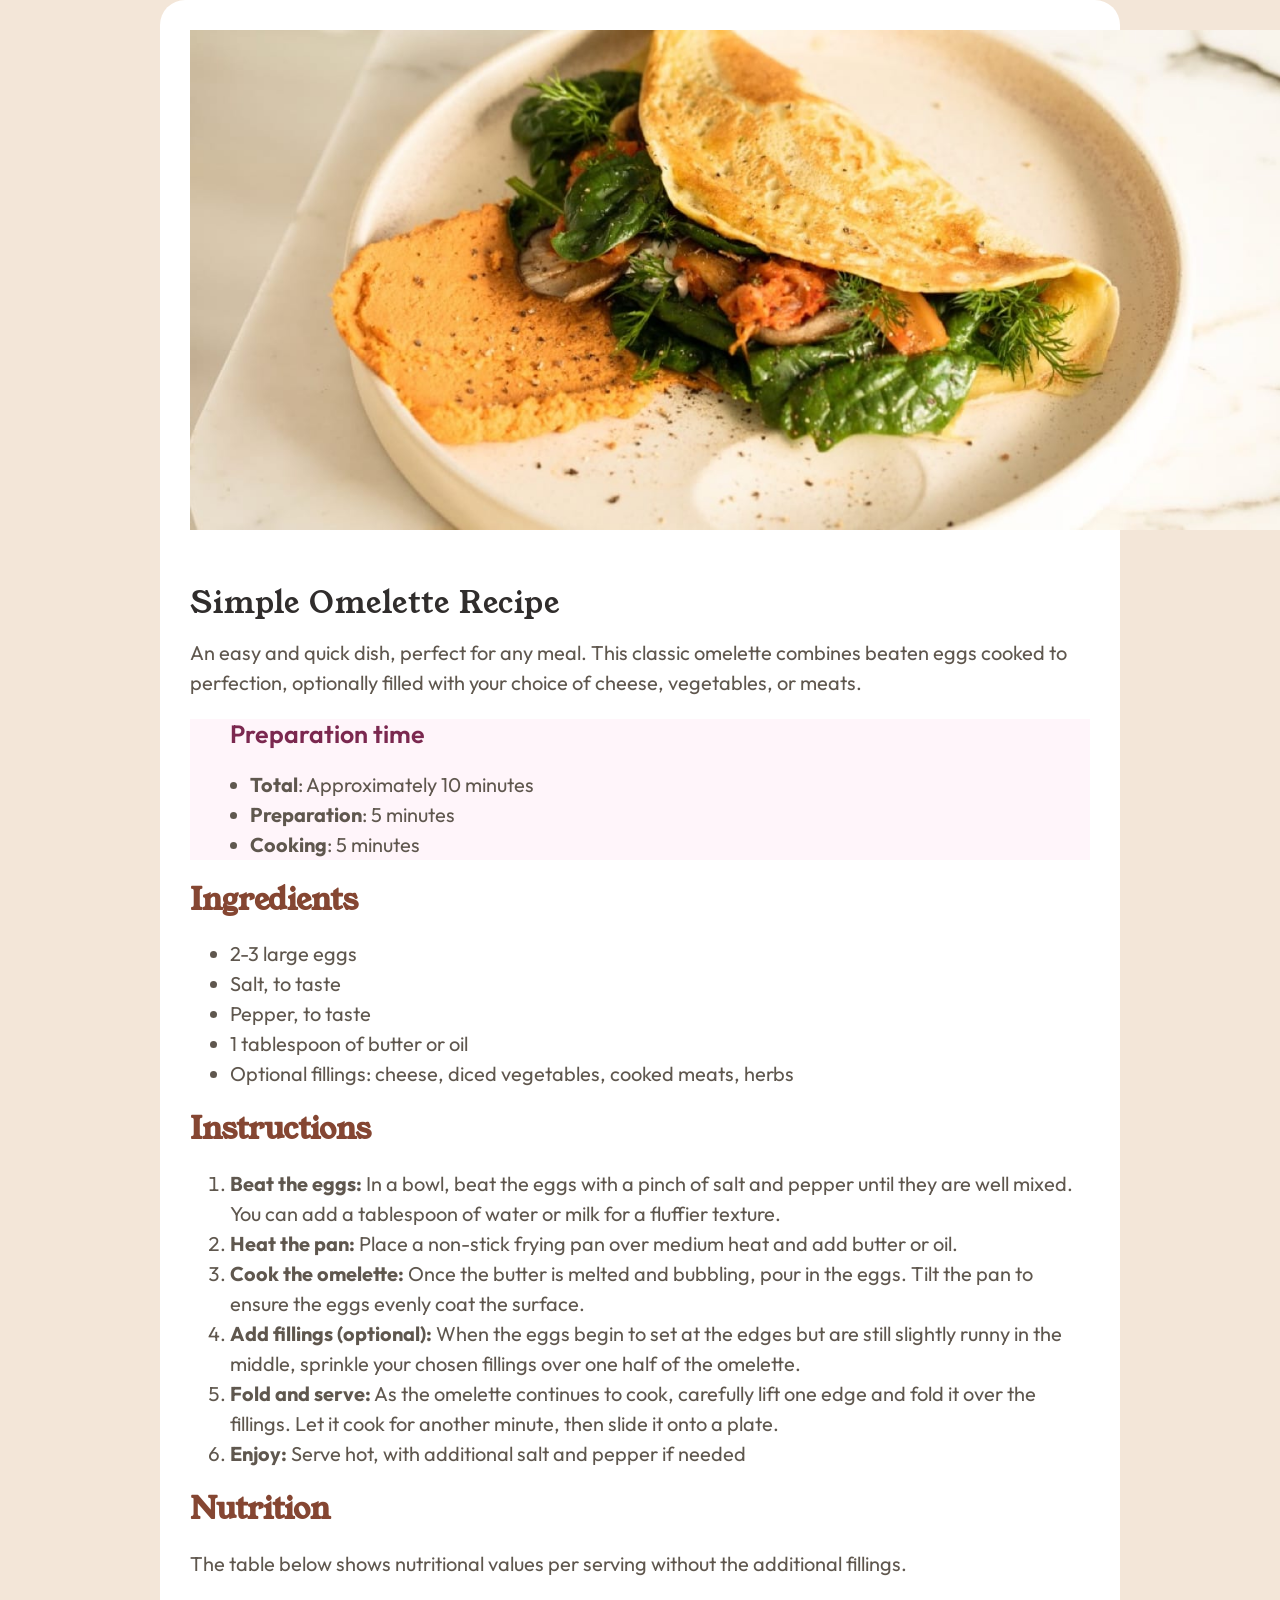
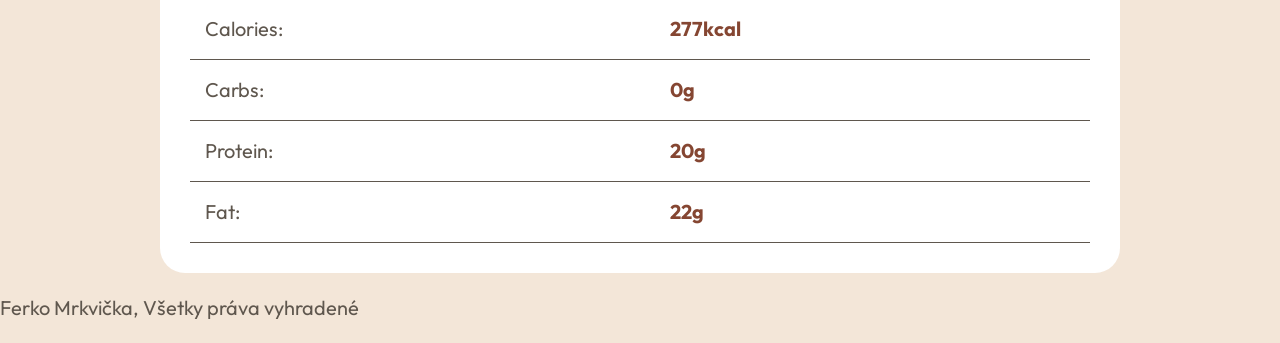
<file: ovy/01_varime/index.html>
<!DOCTYPE html>
<html lang="en">
<head>
  <meta charset="UTF-8">
  <meta name="viewport" content="width=device-width, initial-scale=1.0">
 <link rel="stylesheet" href="assets/css/normalize.css">
 <link rel="stylesheet" href="assets/css/style.css">
 
  <title>Document</title>
  
</head>


 <body>
  
  <main>

  <article>
   
    <img src="assets/images/image-omelette.jpeg" alt="" width="1000" height="500">
  <h1>Simple Omelette Recipe</h1>
  <p>An easy and quick dish, perfect for any meal. This classic omelette combines beaten eggs cooked to perfection, 
    optionally filled with your choice of cheese, vegetables, or meats.</p>
</article>
  
<article class="priprava">
  <h2 class="priprava_h2">Preparation time</h2>
  <ul>
    <li> <strong>Total</strong>: Approximately 10 minutes</li>
    <li> <strong>Preparation</strong>: 5 minutes</li>
    <li> <strong>Cooking</strong>: 5 minutes</li> 
    
</article>
  
<article>
  <h2>Ingredients</h2>
    <ul>
      <li>2-3 large eggs</li>
      <li>Salt, to taste</li>
      <li>Pepper, to taste</li>
      <li>1 tablespoon of butter or oil</li>
      <li>Optional fillings: cheese, diced vegetables, cooked meats, herbs</li>
    </article>
   
      
      <article>
        <h2>Instructions</h2>
    <ol>
      <li> <strong>Beat the eggs:</strong> In a bowl, beat the eggs with a pinch of salt and pepper until they are well mixed. You can add a tablespoon of water or milk for a  fluffier texture.</li>
      <li> <strong>Heat the pan:</strong> Place a non-stick frying pan over medium heat and add butter or oil.</li>
      <li> <strong>Cook the omelette:</strong> Once the butter is melted and bubbling, pour in the eggs. Tilt the pan to ensure the eggs evenly coat the surface.</li>       
      <li> <strong>Add fillings (optional):</strong> When the eggs begin to set at the edges but are still slightly runny in the middle, 
        sprinkle your chosen fillings over one half of the omelette.</li>
      <li> <strong>Fold and serve:</strong> As the omelette continues to cook, carefully lift one edge and fold it over the fillings. 
        Let it cook for another minute, then slide it onto a plate.</li>
      <li>  <strong>Enjoy:</strong> Serve hot, with additional salt and pepper if needed</li>
    </ol>
  </article>
    
  <article>
    <h2>Nutrition</h2>
      <p>The table below shows nutritional values per serving without the additional fillings.</p>

      <table >
        <tr>
          <td> Calories:</td>
          <td> <strong class="tabulka_strong">277kcal</strong></td>
        </tr>
        <tr>
          <td>Carbs:</td>
          <td> <strong class="tabulka_strong">0g</strong></td>
        </tr>
        <tr>
          <td>Protein:</td>
          <td> <strong class="tabulka_strong">20g</strong></td>
        </tr>
        <tr>
          <td>Fat:</td>
          <td> <strong class="tabulka_strong">22g</strong></td>
        </tr>
      </table>
 </article>
    
</main>


</body>

 <footer>
      <p>Ferko Mrkvička, Všetky práva vyhradené</p>
    </footer>

</html>
</file>
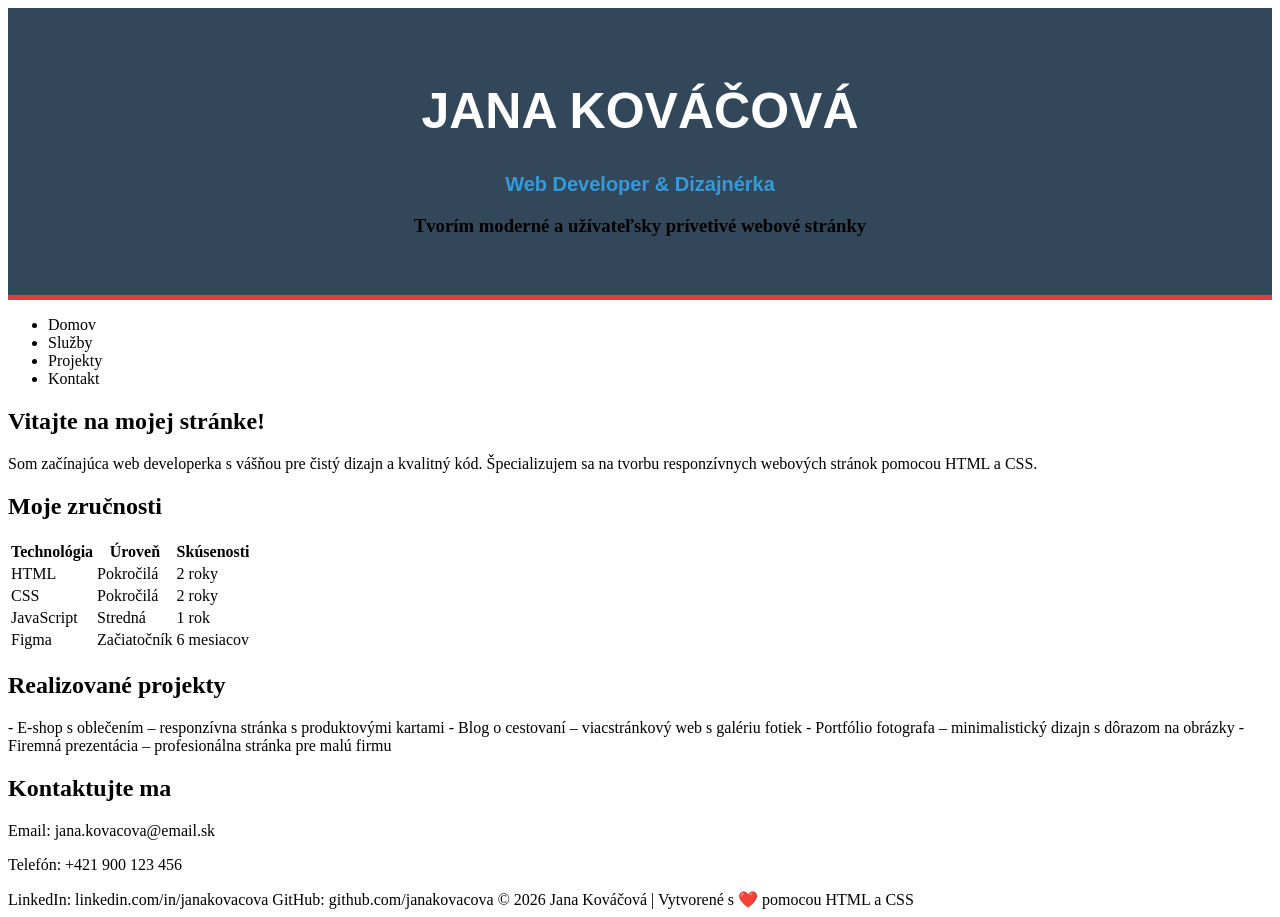
<file: ovy/03_bem_a_stylovanie/index.html>
<!DOCTYPE html>
<html lang="en">
<head>
    <meta charset="UTF-8">
    <meta name="viewport" content="width=device-width, initial-scale=1.0">
    <title>Document</title>
    <link rel="stylesheet" href="assets/css/style.css">
</head>
<body>

<header class="header">
    <h1 class="h1">Jana Kováčová</h1>

    <h2 class="header__h2">
         Web Developer & Dizajnérka
       
    </h2>

  <h3 class="h3">
    Tvorím moderné a užívateľsky prívetivé webové stránky

  </h3>
</header>
 
    

    <nav>
        <ul>
            <li>Domov</li>
            <li>Služby</li>
            <li>Projekty</li>
            <li>Kontakt</li>
        </ul>
    </nav>

    <section>
        <h2>Vitajte na mojej stránke!</h2>
        <p>Som začínajúca web developerka s vášňou pre čistý dizajn a kvalitný kód. Špecializujem sa na tvorbu responzívnych webových stránok pomocou HTML a CSS.</p>
    </section>
<article>
    <h2 >Moje zručnosti</h2>
<table>
    <tr>
        <th>Technológia</th>
        <th>Úroveň</th>
        <th>Skúsenosti</th>
    </tr>
    <tr>
        <td>HTML</td>
        <td>Pokročilá</td>
        <td>2 roky</td>
    </tr>
    <tr>
        <td>CSS</td>
        <td>Pokročilá</td>
        <td>2 roky</td>
    </tr>
    <tr>
        <td>JavaScript</td>
        <td>Stredná</td>
        <td>1 rok</td>
    </tr>
    <tr>
        <td>Figma</td>
        <td>Začiatočník</td>
        <td>6 mesiacov</td>
    </tr>
</table>

</article>


    <h2>Realizované projekty</h2>
- E-shop s oblečením – responzívna stránka s produktovými kartami
- Blog o cestovaní – viacstránkový web s galériu fotiek
- Portfólio fotografa – minimalistický dizajn s dôrazom na obrázky
- Firemná prezentácia – profesionálna stránka pre malú firmu
    <h2>Kontaktujte ma</h2>

    <p></p>Email: jana.kovacova@email.sk</p>
    <p>Telefón: +421 900 123 456</p>

LinkedIn: linkedin.com/in/janakovacova

GitHub: github.com/janakovacova

© 2026 Jana Kováčová | Vytvorené s ❤️ pomocou HTML a CSS
</body>
</html>
</file>
<file: ovy/01_varime/assets/css/style.css>
@import url('https://fonts.googleapis.com/css2?family=Outfit:wght@100..900&family=Young+Serif&display=swap');

:root{
    --White:hsl(0, 0%, 100%);

--stone100: hsl(30, 54%, 90%);
--stone150: hsl(30, 18%, 87%);
--stone600: hsl(30, 10%, 34%);
--stone900: hsl(24, 5%, 18%);

--brown800: hsl(14, 45%, 36%);

--rose800: hsl(332, 51%, 32%);
--rose50: hsl(330, 100%, 98%);
}

body {
    font-family: "Outfit", sans-serif;
    background-color: var(--stone100);
    color: var(--stone600);
    line-height: 30px;
    font-size: 20px;
}


h1 {
     font-family: "Young Serif", serif;
     letter-spacing: 1px;
     font-weight: 500;
     font-size: 30px;
     color: var(--stone900);
}

main {
    margin: 0 auto;
    background-color: var(--White);
    width: 900px;
    border-radius: 25px;
    padding: 30px;

}


img {
    width: inherit ;/*zdedí šírku po rodičovi*/
    border-radius: inherit;
    margin-bottom: 30px;
}

 h2 {
    color: var(--brown800);
    font-family: "Young Serif", serif;

 }

 .priprava_h2 {
    color: var(--rose800);
    font-family: "Outfit", serif;
    font-weight: 600;
    font-size: 25px;
    background-color: var(--rose50);
    padding-left: 20px;
 }

 .priprava {
    background-color: var(--rose50);
    padding-left: 20px;
 }

.tabulka_strong {
    color: var(--brown800);
    font-family: "Outfit", serif;

}

table {
    width: 100%;
    border-collapse: collapse;
}

td {
    padding: 15px;
    border-bottom: 1px solid var(--stone600);
    
}
</file>
<file: ovy/03_bem_a_stylovanie/assets/css/style.css>
:root{
  --tmavo-modra: #324759;
  --svetlo-modra: #369AD9;
  --šedá: #F0F2F2;
  --červená: #D94141;
  --slabo-červená: #F28888;
  --biela: #FFFFFF;
}
.header{
    
    background-color: var(--tmavo-modra);
    background-size: 250px; 
    padding: 40px;
    border-bottom: 5px solid var(--červená);
    text-align: center;

      
}

.body {
 background-color: #F0F2F2;
}

.h1{
 color: var(--biela);
 font-size: 50px;
 text-transform: uppercase;
 font-family: Verdana, Geneva, Tahoma, sans-serif;
}

.header__h2{
color: var(--svetlo-modra);
 font-size: 20px;
 font-family: Verdana, Geneva, Tahoma, sans-serif;
</file>
